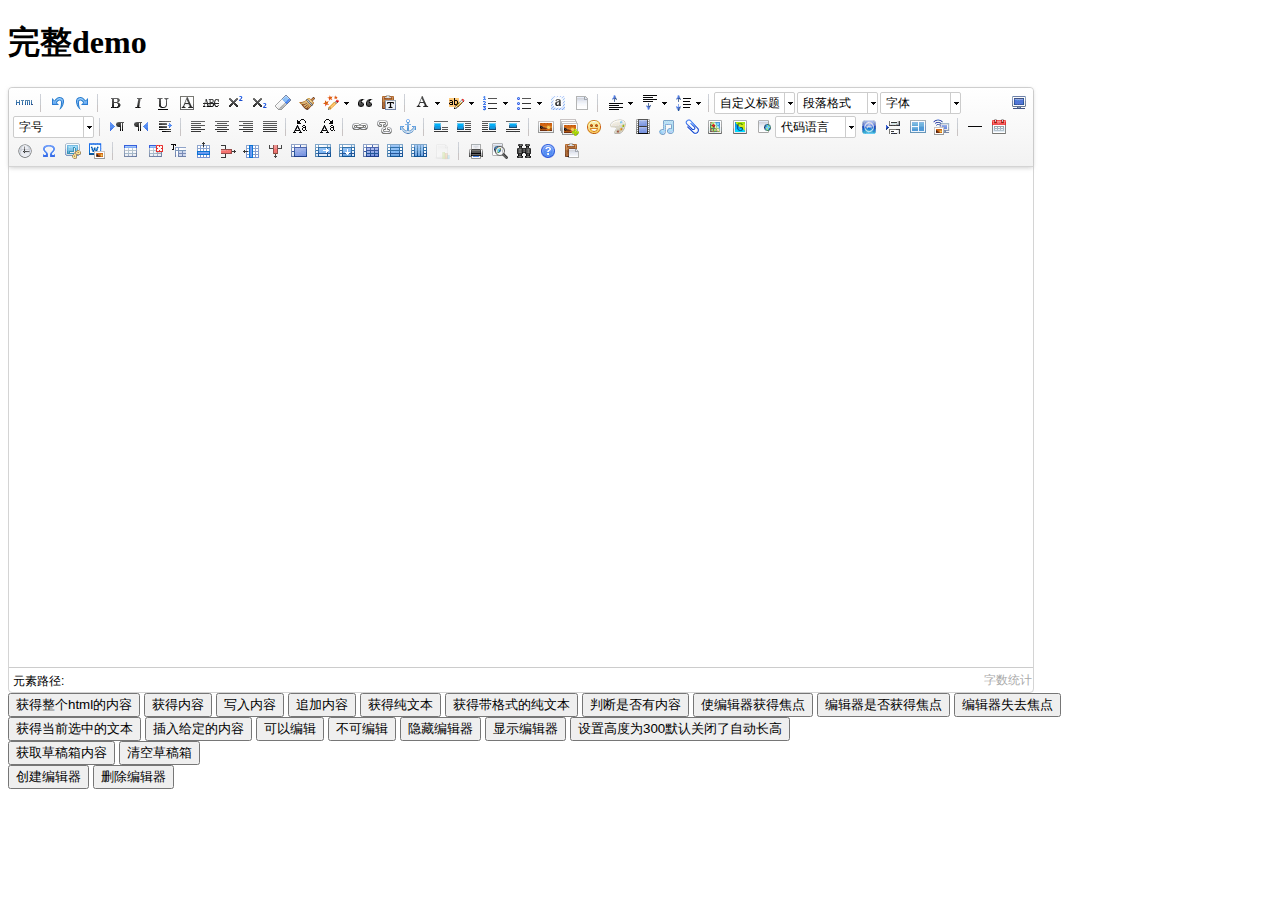
<file: src/main/resources/static/assert/lib/ueditor/index.html>
<!DOCTYPE HTML PUBLIC "-//W3C//DTD HTML 4.01 Transitional//EN"
        "http://www.w3.org/TR/html4/loose.dtd">
<html>
<head>
    <title>完整demo</title>
    <meta http-equiv="Content-Type" content="text/html;charset=utf-8"/>
    <script type="text/javascript" charset="utf-8" src="ueditor.config.js"></script>
    <script type="text/javascript" charset="utf-8" src="ueditor.all.min.js"> </script>
    <!--建议手动加在语言，避免在ie下有时因为加载语言失败导致编辑器加载失败-->
    <!--这里加载的语言文件会覆盖你在配置项目里添加的语言类型，比如你在配置项目里配置的是英文，这里加载的中文，那最后就是中文-->
    <script type="text/javascript" charset="utf-8" src="lang/zh-cn/zh-cn.js"></script>

    <style type="text/css">
        div{
            width:100%;
        }
    </style>
</head>
<body>
<div>
    <h1>完整demo</h1>
    <script id="editor" type="text/plain" style="width:1024px;height:500px;"></script>
</div>
<div id="btns">
    <div>
        <button onclick="getAllHtml()">获得整个html的内容</button>
        <button onclick="getContent()">获得内容</button>
        <button onclick="setContent()">写入内容</button>
        <button onclick="setContent(true)">追加内容</button>
        <button onclick="getContentTxt()">获得纯文本</button>
        <button onclick="getPlainTxt()">获得带格式的纯文本</button>
        <button onclick="hasContent()">判断是否有内容</button>
        <button onclick="setFocus()">使编辑器获得焦点</button>
        <button onmousedown="isFocus(event)">编辑器是否获得焦点</button>
        <button onmousedown="setblur(event)" >编辑器失去焦点</button>

    </div>
    <div>
        <button onclick="getText()">获得当前选中的文本</button>
        <button onclick="insertHtml()">插入给定的内容</button>
        <button id="enable" onclick="setEnabled()">可以编辑</button>
        <button onclick="setDisabled()">不可编辑</button>
        <button onclick=" UE.getEditor('editor').setHide()">隐藏编辑器</button>
        <button onclick=" UE.getEditor('editor').setShow()">显示编辑器</button>
        <button onclick=" UE.getEditor('editor').setHeight(300)">设置高度为300默认关闭了自动长高</button>
    </div>

    <div>
        <button onclick="getLocalData()" >获取草稿箱内容</button>
        <button onclick="clearLocalData()" >清空草稿箱</button>
    </div>

</div>
<div>
    <button onclick="createEditor()">
    创建编辑器</button>
    <button onclick="deleteEditor()">
    删除编辑器</button>
</div>

<script type="text/javascript">

    //实例化编辑器
    //建议使用工厂方法getEditor创建和引用编辑器实例，如果在某个闭包下引用该编辑器，直接调用UE.getEditor('editor')就能拿到相关的实例
    var ue = UE.getEditor('editor');


    function isFocus(e){
        alert(UE.getEditor('editor').isFocus());
        UE.dom.domUtils.preventDefault(e)
    }
    function setblur(e){
        UE.getEditor('editor').blur();
        UE.dom.domUtils.preventDefault(e)
    }
    function insertHtml() {
        var value = prompt('插入html代码', '');
        UE.getEditor('editor').execCommand('insertHtml', value)
    }
    function createEditor() {
        enableBtn();
        UE.getEditor('editor');
    }
    function getAllHtml() {
        alert(UE.getEditor('editor').getAllHtml())
    }
    function getContent() {
        var arr = [];
        arr.push("使用editor.getContent()方法可以获得编辑器的内容");
        arr.push("内容为：");
        arr.push(UE.getEditor('editor').getContent());
        alert(arr.join("\n"));
    }
    function getPlainTxt() {
        var arr = [];
        arr.push("使用editor.getPlainTxt()方法可以获得编辑器的带格式的纯文本内容");
        arr.push("内容为：");
        arr.push(UE.getEditor('editor').getPlainTxt());
        alert(arr.join('\n'))
    }
    function setContent(isAppendTo) {
        var arr = [];
        arr.push("使用editor.setContent('欢迎使用ueditor')方法可以设置编辑器的内容");
        UE.getEditor('editor').setContent('欢迎使用ueditor', isAppendTo);
        alert(arr.join("\n"));
    }
    function setDisabled() {
        UE.getEditor('editor').setDisabled('fullscreen');
        disableBtn("enable");
    }

    function setEnabled() {
        UE.getEditor('editor').setEnabled();
        enableBtn();
    }

    function getText() {
        //当你点击按钮时编辑区域已经失去了焦点，如果直接用getText将不会得到内容，所以要在选回来，然后取得内容
        var range = UE.getEditor('editor').selection.getRange();
        range.select();
        var txt = UE.getEditor('editor').selection.getText();
        alert(txt)
    }

    function getContentTxt() {
        var arr = [];
        arr.push("使用editor.getContentTxt()方法可以获得编辑器的纯文本内容");
        arr.push("编辑器的纯文本内容为：");
        arr.push(UE.getEditor('editor').getContentTxt());
        alert(arr.join("\n"));
    }
    function hasContent() {
        var arr = [];
        arr.push("使用editor.hasContents()方法判断编辑器里是否有内容");
        arr.push("判断结果为：");
        arr.push(UE.getEditor('editor').hasContents());
        alert(arr.join("\n"));
    }
    function setFocus() {
        UE.getEditor('editor').focus();
    }
    function deleteEditor() {
        disableBtn();
        UE.getEditor('editor').destroy();
    }
    function disableBtn(str) {
        var div = document.getElementById('btns');
        var btns = UE.dom.domUtils.getElementsByTagName(div, "button");
        for (var i = 0, btn; btn = btns[i++];) {
            if (btn.id == str) {
                UE.dom.domUtils.removeAttributes(btn, ["disabled"]);
            } else {
                btn.setAttribute("disabled", "true");
            }
        }
    }
    function enableBtn() {
        var div = document.getElementById('btns');
        var btns = UE.dom.domUtils.getElementsByTagName(div, "button");
        for (var i = 0, btn; btn = btns[i++];) {
            UE.dom.domUtils.removeAttributes(btn, ["disabled"]);
        }
    }

    function getLocalData () {
        alert(UE.getEditor('editor').execCommand( "getlocaldata" ));
    }

    function clearLocalData () {
        UE.getEditor('editor').execCommand( "clearlocaldata" );
        alert("已清空草稿箱")
    }
</script>
</body>
</html>
</file>
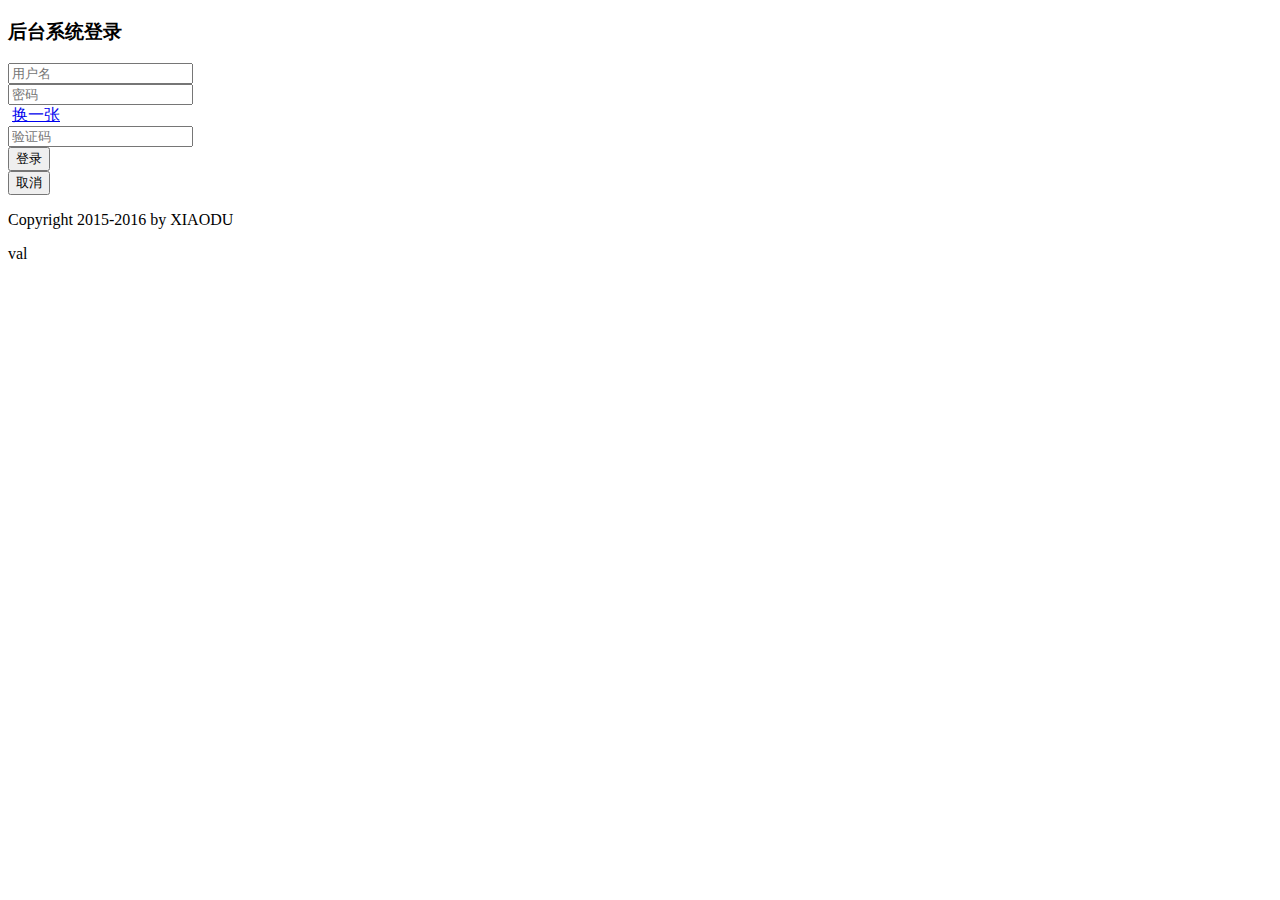
<file: src/main/resources/templates/login.html>
<!DOCTYPE html>
<html xmlns:th="http://www.thymeleaf.org">
<head>
    <meta charset="UTF-8" >
    <meta name="viewport" content="width=device-width,initial-scale=1,minimum-scale=1,maximum-scale=1,user-scalable=no">
    <title>后台登录</title>
    <link rel="stylesheet"  type="text/css" th:href="@{/assert/layui/css/layui.css}" />
    <link rel="stylesheet"  type="text/css" th:href="@{/assert/css/login.css}" />
</head>

<body>
<div class="m-login-bg">
    <div class="m-login">
        <h3>后台系统登录</h3>
        <div class="m-login-warp">
            <form class="layui-form">
                <div class="layui-form-item">
                    <input type="text" name="title" required lay-verify="required" id="username" placeholder="用户名" autocomplete="off" class="layui-input">
                </div>
                <div class="layui-form-item">
                    <input type="password" name="password" required lay-verify="required" id="password" placeholder="密码" autocomplete="off" class="layui-input">
                </div>
                <div class="layui-form-item">

                    <div class="layui-inline">
                        <img class="verifyImg"  th:src="@{/captcha/getImg}"  id="captchaImg"/>
                        <a href="#" th:onclick="changeImg()">换一张</a>
                    </div>
                    <div class="layui-inline">
                        <input type="text" name="verity" id="verity" required lay-verify="required" placeholder="验证码" autocomplete="off" class="layui-input">
                    </div>

                </div>
                <div class="layui-form-item m-login-btn">
                    <div class="layui-inline">
                        <button class="layui-btn layui-btn-normal" lay-submit lay-filter="login">登录</button>
                    </div>
                    <div class="layui-inline">
                        <button type="reset" class="layui-btn layui-btn-primary">取消</button>
                    </div>
                </div>
            </form>
        </div>
        <p class="copyright">Copyright 2015-2016 by XIAODU</p>
    </div>
</div>
<script th:src="@{/assert/layui/layui.js}" type="text/javascript" charset="utf-8"></script>
<script>
    layui.use(['form', 'layedit', 'laydate','jquery'], function() {
        var form = layui.form;
            layer = layui.layer;
            $=layui.jquery;
        //自定义验证规则
        form.verify({
            title: function(value) {
                if(value.length < 5) {
                    return '标题至少得5个字符啊';
                }
            },
            password: [/(.+){6,12}$/, '密码必须6到12位'],
            verity: [/(.+){6}$/, '验证码必须是6位'],

        });


        //监听提交
        form.on('submit(login)', function(data) {
            var username=$("#username").val();
            var pwd=$("#password").val();
            var verity=$("#verity").val();
            if(username.length==0){
                layer.alert("请输入用户名");
            }else if(pwd.length==0){
                layer.alert("请输入密码");
            }else if(verity.length==0){
                layer.alert("请输入验证码");
            }else{

                $.ajax({
                    type : "post",
                    url : 'login',       //这里的url不需要在最后加上&innerSignCallBack=?
                    dataType : "json",
                    contentType: "application/x-www-form-urlencoded; charset=UTF-8",
                    data: {
                        "username":username,
                        "password":pwd,
                        "verity":verity
                    },
                    async: false,
                    cache: false,
                    success:function(data) {
                        if(data.code== 0){
                            window.location.href="index";

                        }else{
                            layer.alert(data.msg);
                        }
                    },
                    error:function(data){
                        layer.alert(data.msg);
                    }
                });


            }
            return false;
        });

    });
</script>
<script>
    function  changeImg() {
        var imgSrc = $("#captchaImg");
        var src = imgSrc.attr("src");
        imgSrc.attr("src", src+"?t="+new Date().getTime());
        ///验证码内容置空
        $("#verity").val("");
    }
</script>val
</body>

</html>
</file>
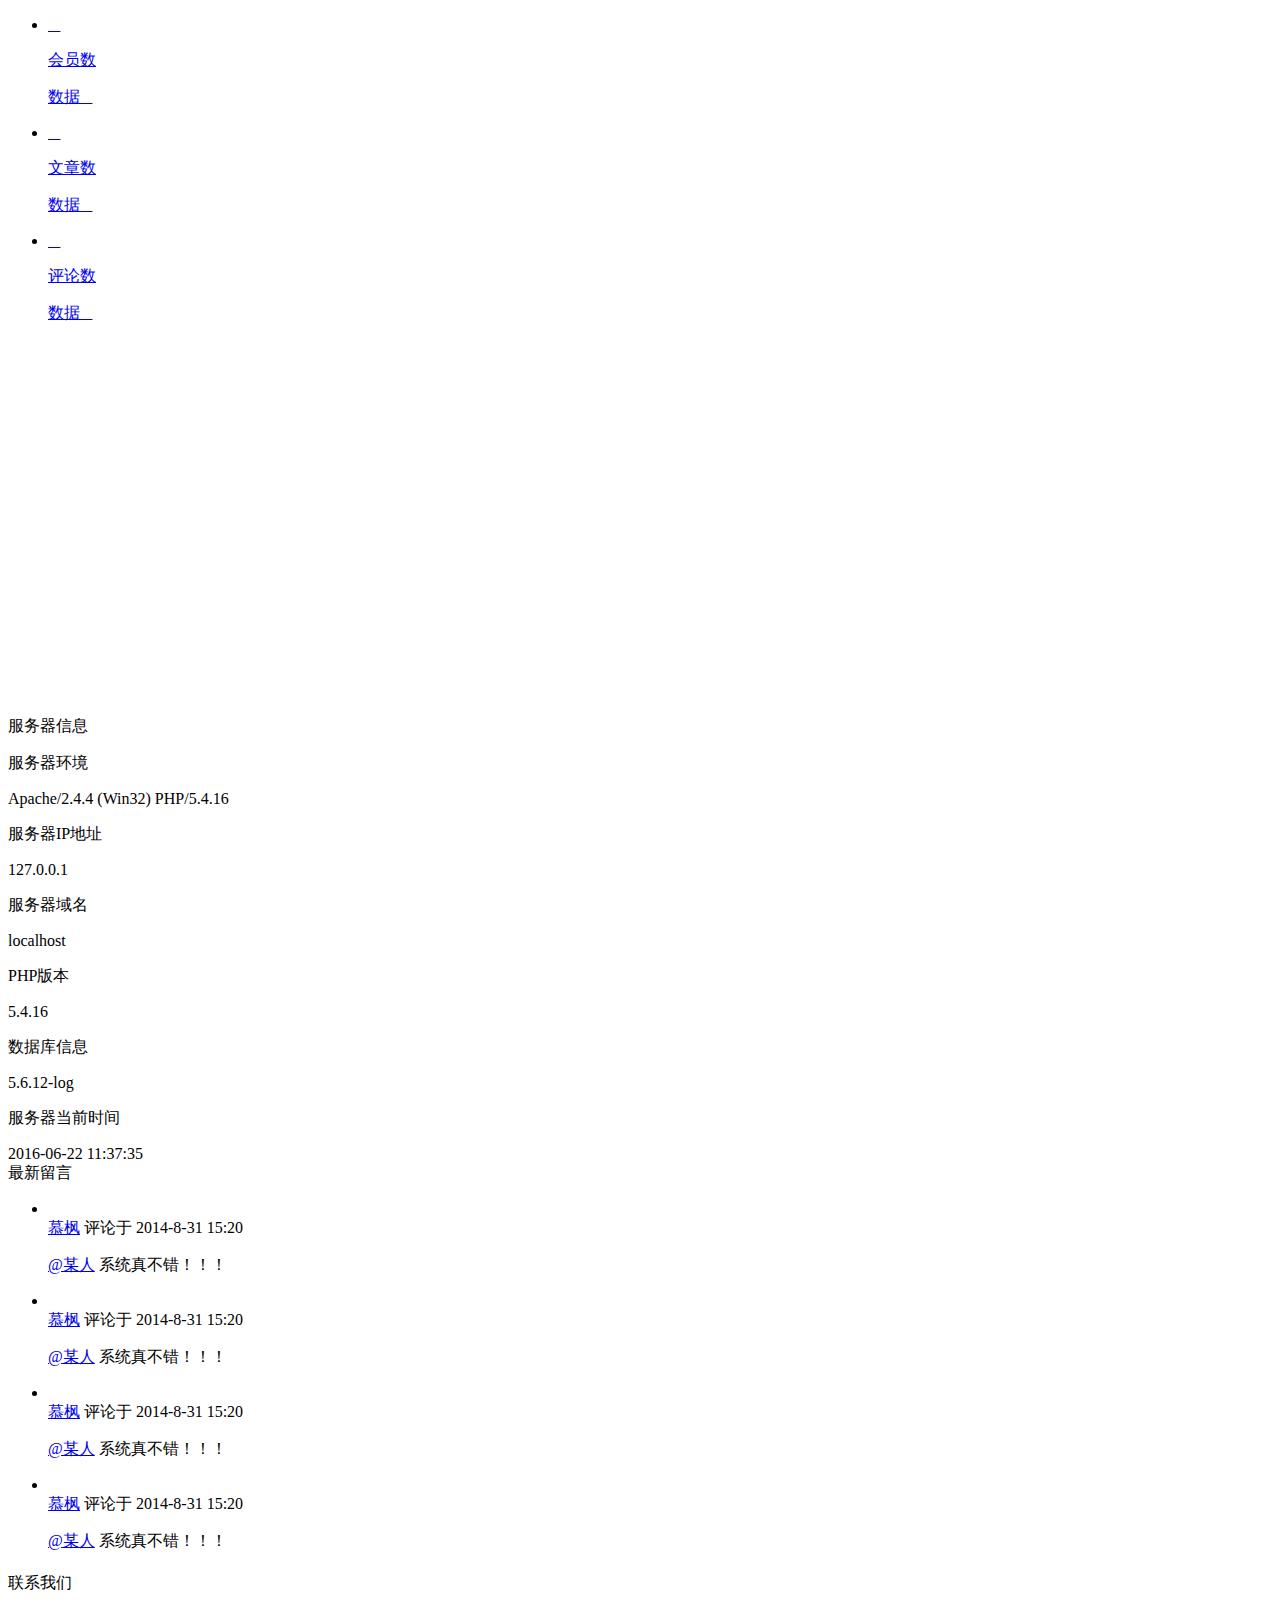
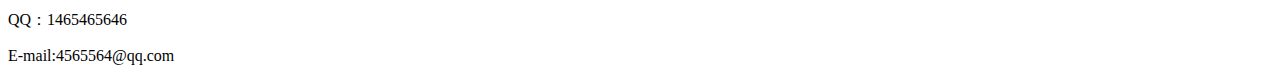
<file: src/main/resources/templates/main.html>
<!DOCTYPE html>
<html xmlns:th="http://www.thymeleaf.org">
<head>
    <meta charset="UTF-8">
    <meta name="renderer" content="webkit">
    <meta http-equiv="X-UA-Compatible" content="IE=edge,chrome=1">
    <meta name="viewport" content="width=device-width,initial-scale=1,minimum-scale=1,maximum-scale=1,user-scalable=no" />
    <title>后台管理系统</title>
    <link rel="stylesheet" type="text/css" th:href="@{/assert/layui/css/layui.css}"/>
    <link rel="stylesheet" type="text/css" th:href="@{/assert/css/admin.css}"/>
</head>
<body>
<div class="wrap-container welcome-container">
    <div class="row">
        <div class="welcome-left-container col-lg-9">
            <div class="data-show">
                <ul class="clearfix">
                    <li class="col-sm-12 col-md-4 col-xs-12">
                        <a href="javascript:;" class="clearfix">
                            <div class="icon-bg bg-org f-l">
                                <span class="iconfont">&#xe606;</span>
                            </div>
                            <div class="right-text-con">
                                <p class="name">会员数</p>
                                <p><span class="color-org" id="vipCount"></span>数据<span class="iconfont">&#xe628;</span></p>
                            </div>
                        </a>
                    </li>
                    <li class="col-sm-12 col-md-4 col-xs-12">
                        <a href="javascript:;" class="clearfix">
                            <div class="icon-bg bg-blue f-l">
                                <span class="iconfont">&#xe602;</span>
                            </div>
                            <div class="right-text-con">
                                <p class="name">文章数</p>
                                <p><span class="color-blue" id="articleCount"></span>数据<span class="iconfont">&#xe628;</span></p>
                            </div>
                        </a>
                    </li>
                    <li class="col-sm-12 col-md-4 col-xs-12">
                        <a href="javascript:;" class="clearfix">
                            <div class="icon-bg bg-green f-l">
                                <span class="iconfont">&#xe605;</span>
                            </div>
                            <div class="right-text-con">
                                <p class="name">评论数</p>
                                <p><span class="color-green" id="commentCount"></span>数据<span class="iconfont">&#xe60f;</span></p>
                            </div>
                        </a>
                    </li>
                </ul>
            </div>
            <!--图表-->
            <div class="chart-panel panel panel-default">
                <div class="panel-body" id="chart" style="height: 376px;">
                </div>
            </div>
            <!--服务器信息-->
            <div class="server-panel panel panel-default">
                <div class="panel-header">服务器信息</div>
                <div class="panel-body clearfix">
                    <div class="col-md-2">
                        <p class="title">服务器环境</p>
                        <span class="info">Apache/2.4.4 (Win32) PHP/5.4.16</span>
                    </div>
                    <div class="col-md-2">
                        <p class="title">服务器IP地址</p>
                        <span class="info">127.0.0.1   </span>
                    </div>
                    <div class="col-md-2">
                        <p class="title">服务器域名</p>
                        <span class="info">localhost </span>
                    </div>
                    <div class="col-md-2">
                        <p class="title"> PHP版本</p>
                        <span class="info">5.4.16</span>
                    </div>
                    <div class="col-md-2">
                        <p class="title">数据库信息</p>
                        <span class="info">5.6.12-log </span>
                    </div>
                    <div class="col-md-2">
                        <p class="title">服务器当前时间</p>
                        <span class="info">2016-06-22 11:37:35</span>
                    </div>
                </div>
            </div>
        </div>
        <div class="welcome-edge col-lg-3">
            <!--最新留言-->
            <div class="panel panel-default comment-panel">
                <div class="panel-header">最新留言</div>
                <div class="panel-body">
                    <div class="commentbox">
                        <ul class="commentList">
                            <li class="item cl"> <a href="#"><i class="avatar size-L radius"><img alt="" th:src="@{/assert/layui/images/face/3.gif}"></i></a>
                                <div class="comment-main">
                                    <header class="comment-header">
                                        <div class="comment-meta"><a class="comment-author" href="#">慕枫</a> 评论于
                                            <time title="2014年8月31日 下午3:20" datetime="2014-08-31T03:54:20">2014-8-31 15:20</time>
                                        </div>
                                    </header>
                                    <div class="comment-body">
                                        <p><a href="#">@某人</a> 系统真不错！！！</p>
                                    </div>
                                </div>
                            </li>
                            <li class="item cl"> <a href="#"><i class="avatar size-L radius"><img alt="" th:src="@{/assert/layui/images/face/0.gif}"></i></a>
                                <div class="comment-main">
                                    <header class="comment-header">
                                        <div class="comment-meta"><a class="comment-author" href="#">慕枫</a> 评论于
                                            <time title="2014年8月31日 下午3:20" datetime="2014-08-31T03:54:20">2014-8-31 15:20</time>
                                        </div>
                                    </header>
                                    <div class="comment-body">
                                        <p><a href="#">@某人</a> 系统真不错！！！</p>
                                    </div>
                                </div>
                            </li>
                            <li class="item cl"> <a href="#"><i class="avatar size-L radius"><img alt="" th:src="@{/assert/layui/images/face/1.gif}"></i></a>
                                <div class="comment-main">
                                    <header class="comment-header">
                                        <div class="comment-meta"><a class="comment-author" href="#">慕枫</a> 评论于
                                            <time title="2014年8月31日 下午3:20" datetime="2014-08-31T03:54:20">2014-8-31 15:20</time>
                                        </div>
                                    </header>
                                    <div class="comment-body">
                                        <p><a href="#">@某人</a> 系统真不错！！！</p>
                                    </div>
                                </div>
                            </li>
                            <li class="item cl"> <a href="#"><i class="avatar size-L radius"><img alt="" th:src="@{/assert/layui/images/face/2.gif}"></i></a>
                                <div class="comment-main">
                                    <header class="comment-header">
                                        <div class="comment-meta"><a class="comment-author" href="#">慕枫</a> 评论于
                                            <time title="2014年8月31日 下午3:20" datetime="2014-08-31T03:54:20">2014-8-31 15:20</time>
                                        </div>
                                    </header>
                                    <div class="comment-body">
                                        <p><a href="#">@某人</a> 系统真不错！！！</p>
                                    </div>
                                </div>
                            </li>
                        </ul>
                    </div>
                    <div id="pagesbox" style="text-align: center;padding-top: 5px;">

                    </div>
                </div>
            </div>
            <!--联系-->
            <div class="panel panel-default contact-panel">
                <div class="panel-header">联系我们</div>
                <div class="panel-body">
                    <p>QQ：1465465646</p>
                    <p>E-mail:4565564@qq.com</p>
                </div>
            </div>
        </div>
    </div>
</div>
<script th:src="@{assert/layui/layui.js}" type="text/javascript" charset="utf-8"></script>
<script th:src="@{/assert/lib/echarts/echarts.js}"></script>
<script type="text/javascript">
    layui.use(['layer','jquery'], function(){
        var layer 	= layui.layer;
        var $=layui.jquery;
        //图表
        var myChart;
        require.config({
            paths: {
                echarts: 'assert/lib/echarts'
            }
        });
        require(
            [
                'echarts',
                'echarts/chart/bar',
                'echarts/chart/line',
                'echarts/chart/map'
            ],
            function (ec) {
                //--- 折柱 ---
                myChart = ec.init(document.getElementById('chart'));
                myChart.setOption(
                    {
                        title: {
                            text: "数据统计",
                            textStyle: {
                                color: "rgb(85, 85, 85)",
                                fontSize: 18,
                                fontStyle: "normal",
                                fontWeight: "normal"
                            }
                        },
                        tooltip: {
                            trigger: "axis"
                        },
                        legend: {
                            data: ["会员", "文章", "评论"],
                            selectedMode: false,
                        },
                        toolbox: {
                            show: true,
                            feature: {
                                dataView: {
                                    show: false,
                                    readOnly: true
                                },
                                magicType: {
                                    show: false,
                                    type: ["line", "bar", "stack", "tiled"]
                                },
                                restore: {
                                    show: true
                                },
                                saveAsImage: {
                                    show: true
                                },
                                mark: {
                                    show: false
                                }
                            }
                        },
                        calculable: false,
                        xAxis: [
                            {
                                type: "category",
                                boundaryGap: false,
                                data: ["周一", "周二", "周三", "周四", "周五", "周六", "周日"]
                            }
                        ],
                        yAxis: [
                            {
                                type: "value"
                            }
                        ],
                        grid: {
                            x2: 30,
                            x: 50
                        },
                        series: [
                            {
                                name: "会员",
                                type: "line",
                                smooth: true,
                                itemStyle: {
                                    normal: {
                                        areaStyle: {
                                            type: "default"
                                        }
                                    }
                                },
                                data: [10, 12, 21, 54, 260, 830, 710]
                            },
                            {
                                name: "文章",
                                type: "line",
                                smooth: true,
                                itemStyle: {
                                    normal: {
                                        areaStyle: {
                                            type: "default"
                                        }
                                    }
                                },
                                data: [30, 182, 434, 791, 390, 30, 10]
                            },
                            {
                                name: "评论",
                                type: "line",
                                smooth: true,
                                itemStyle: {
                                    normal: {
                                        areaStyle: {
                                            type: "default"
                                        },
                                        color: "rgb(110, 211, 199)"
                                    }
                                },
                                data: [1320, 1132, 601, 234, 120, 90, 20]
                            }
                        ]
                    }
                );
            }
        );

        <!--导航页数据从后台获取-->
        $(function () {
            $.ajax({
                type : "post",
                url : 'getIndexPageData',
                dataType : "json",
                contentType: "application/x-www-form-urlencoded; charset=UTF-8",
                data: {
                },
                async:true,
                cache: false,
                success:function(data) {
                    if(data.code == 0){
                        var res=data.data;
                        $("#vipCount").html(res.vipCount);
                        $("#articleCount").html(res.articleCount);
                        $("#commentCount").html(res.commentCount);
                    }else{
                        alert(data.msg);
                    }
                },
                error:function(data){
                    alert(data)
                }
            });
        })

        $(window).resize(function(){
            myChart.resize();
        })


    });
</script>

</body>
</html>
</file>
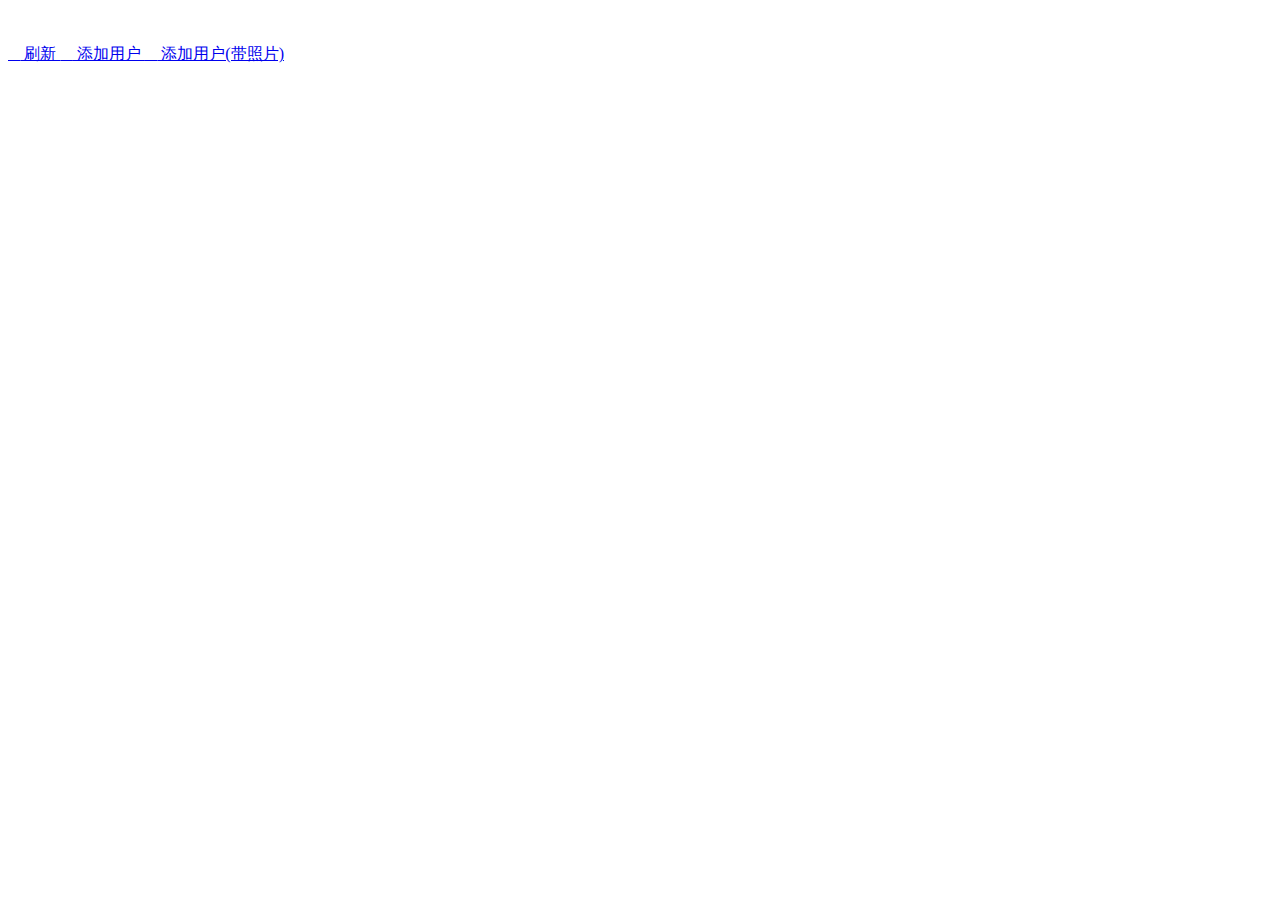
<file: src/main/resources/templates/user/user.html>
<!DOCTYPE html>
<html xmlns:th="http://www.thymeleaf.org">
<head>
    <meta charset="UTF-8">
    <meta name="renderer" content="webkit">
    <meta http-equiv="X-UA-Compatible" content="IE=edge,chrome=1">
    <meta name="viewport" content="width=device-width,initial-scale=1,minimum-scale=1,maximum-scale=1,user-scalable=no" />
    <title>用户管理</title>
    <link rel="stylesheet" type="text/css" th:href="@{/assert/layui/css/layui.css}"/>
    <link rel="stylesheet" type="text/css" th:href="@{/assert/css/admin.css}"/>

</head>
<body>
<br/>
&nbsp;&nbsp;&nbsp;&nbsp;
<div class="layui-input-inline">
    <a href="javascript:;" class="layui-btn layui-btn-sm" id="refresh">
        <i class="layui-icon">&#xe669;</i> 刷新
    </a>

    <a href="javascript:;" class="layui-btn layui-btn-sm" id="addUser">
        <i class="layui-icon">&#xe61f;</i> 添加用户
    </a>

    <a href="javascript:;" class="layui-btn layui-btn-sm" id="addUserImg">
        <i class="layui-icon">&#xe654;</i> 添加用户(带照片)
    </a>

    <!--
    <a href="javascript:;" class="layui-btn layui-btn-sm" id="addVipBatch">
        <i class="layui-icon">&#xe681;</i> 批量导入
    </a>-->


</div>
<table id="userList" lay-filter="userList"></table>
<script th:src="@{/assert/layui/layui.js}" type="text/javascript" charset="utf-8"></script>
<script th:src="@{/assert/js/common.js}" type="text/javascript" charset="utf-8"></script>
<script th:src="@{/assert/js/jquery-1.10.2.min.js}" type="text/javascript" charset="utf-8"></script>
<script>
    layui
        .use(['form', 'jquery', 'layer','table'], function() {
            var $ = layui.jquery;
            var table=layui.table;
            var form=layui.form;
            table.render({
                elem: '#userList',
                url : 'queryUserList',
                cellMinWidth :95,
                toolbar:true,
                totalRow:true,
                page : true,
                limit : 10,
                cols : [
                    [
                        {"type": 'radio'},
                        {field: 'userId', title: 'ID',  align: "center", hide: true},
                        {field: 'image', title: '照片', align: 'center',hide:true},
                        {field: 'username', title: '账号',align: "center", sort: true},
                        {field: 'password', title: '密码', align: 'center', sort: true,templet:setPwd},
                        {field: 'name', title: '别名', align: 'center', sort: true},
                        {field: 'createTime', title: '创建时间', align: 'center', sort: true},
                        {field: 'right', title: '操作',  toolbar: "#userBar"}
                ]
                ]
            });

            $("#refresh").on('click',function(){
                location.reload();

            });

            function setPwd(data) {
                var val = data.password;
                return "<font color='green' size=2>"+val.substr(0,6)+"******"+val.substr(30)+"</font>";
            }


            //监听按钮操作
            table.on('tool(userList)', function(obj) {
                var data = obj.data;
                var userId=data.userId;
                //编辑用户
                if(obj.event === 'editUser') {
                    //先判断权限
                    $.post('preUpdateUser',function(res){
                        var status=res.code;
                        if(status == 0){
                            var con = '<br/><form class="layui-form" action="" method="post" >' +
                                '<div class="layui-form-item">' +
                                '<label class="layui-form-label">账号</label>' +
                                '<div class="layui-input-inline">' +
                                '<input type="text" name="username"   readonly="true" autocomplete="off"  class="layui-input" value='+data.username+'>' +
                                '</div>' +
                                '</div>' +

                                '<div class="layui-form-item">' +
                                '<label class="layui-form-label">别名</label>' +
                                '<div class="layui-input-inline">' +
                                '<input type="text" name="name"   autocomplete="off"  class="layui-input" value='+data.name+'>' +
                                '<input type="hidden" name="userId"    autocomplete="off"  class="layui-input" value='+userId+'>' +
                                '</div>' +
                                '</div>' +

                                '<div class="layui-form-item">' +
                                '<div class="layui-input-block">' +
                                '<button class="layui-btn" lay-submit="" lay-filter="editUser">确定</button>' +
                                '</div>' +
                                '</div>' +
                                '</form>';
                            layer.open({
                                type: 1,
                                title: '编辑用户',
                                content: con,
                                area: ['480px', '250px']
                            });

                        }else{
                            layer.msg(res.msg, {icon: 5});
                        }

                    })
                }
                //删除用户
                if(obj.event == 'delUser'){
                    //layer.msg("删除用户信息");
                    //权限判断是否满足
                    $.post('preDelUser',data.field,function(res){
                        var status=res.code;
                        if(status == 0){
                            layer.confirm('您确定要删除账号 '+data.username+'吗？', {
                                btn: ['确定','取消'] //按钮
                            }, function(){

                                $.post('delUser',{userId:userId},function(res){
                                    var status=res.code;
                                    if(status == 0){
                                        layer.msg(res.msg, {icon: 6,time:1000},function () {
                                            location.reload();
                                        });
                                    }else{
                                        layer.msg(res.msg, {icon: 5});
                                    }

                                })
                            });
                        }else{
                            layer.msg(res.msg, {icon: 5});
                        }

                    })

                }
                //用户详情
                if(obj.event == 'detail'){
                    var username=data.username;
                    var name=data.name;
                    var image=data.image;
                    var htm="<a href='"+ image +"' target='_Blank'> <image src='" + image + "' width='120px' height='120px'/ ></a>";

                    var con = '<br/><form class="layui-form" action="" method="post">' +
                        '<div class="layui-form-item">'+
                        '<div class="layui-inline">'+
                        '<label class="layui-form-label">账号</label>'+
                        '<div class="layui-input-inline">'+
                        '<input type="text" lay-verify="title" autocomplete="off"  class="layui-input" readonly="true" value='+username+'>'+
                        '</div>'+
                        '</div>'+

                        '<div class="layui-inline">'+
                        '<label class="layui-form-label">别名</label>'+
                        '<div class="layui-input-inline">'+
                        '<input type="text"  lay-verify="title" autocomplete="off"  class="layui-input" readonly="true" value='+name+'>'+
                        '</div>'+
                        '</div>'+

                        '</div>'+


                        '<div class="layui-form-item layui-form-text">'+
                        '<label class="layui-form-label">照片</label>'+
                        ' <div class="layui-input-block">'+htm+'</div>'+
                        '</div>'+

                        '</form>';

                    layer.open({
                        type: 1,
                        title: '用户详情',
                        content: con,
                        area: ['750px', '320px']
                    });

                }
            });
            //编辑用户提交
            form.on('submit(editUser)', function(data){
                $.post('updateUser',data.field,function(res){
                    var status=res.code;
                    if(status == 0){
                        layer.msg(res.msg, {icon: 6,time:1000},function () {
                            location.reload();
                        });
                    }else{
                        layer.msg(res.msg, {icon: 5});
                    }

                })
                return false;
            });


            //添加用户
            $("#addUser").on('click',function(){
                //layer.msg("添加用户信息");
                //权限判断
                $.post('preAddUser',function(res){
                    var status=res.code;
                    if(status == 0){
                        var con = '<br/><form class="layui-form" action="" method="post" >' +
                            '<div class="layui-form-item">' +
                            '<label class="layui-form-label">账号</label>' +
                            '<div class="layui-input-inline">' +
                            '<input type="text" name="username"  placeholder="请输入账号" lay-verify="account" autocomplete="off"  class="layui-input" >' +
                            '</div>' +
                            '</div>' +

                            '<div class="layui-form-item">' +
                            '<label class="layui-form-label">密码</label>' +
                            '<div class="layui-input-inline">' +
                            '<input type="password" name="password"  placeholder="请输入密码"  lay-verify="pwd" autocomplete="off"  class="layui-input" >' +
                            '</div>' +
                            '</div>' +

                            '<div class="layui-form-item">' +
                            '<label class="layui-form-label">别名</label>' +
                            '<div class="layui-input-inline">' +
                            '<input type="text" name="name"   placeholder="请输入别名" autocomplete="off"  class="layui-input" >' +
                            '</div>' +
                            '</div>' +

                            '<div class="layui-form-item">' +
                            '<div class="layui-input-block">' +
                            '<button class="layui-btn" lay-submit="" lay-filter="addUser">确定</button>' +
                            '</div>' +
                            '</div>' +
                            '</form>';
                        layer.open({
                            type: 1,
                            title: '添加用户',
                            content: con,
                            area: ['480px', '300px']
                        });

                    }else{
                        layer.msg(res.msg, {icon: 5});
                    }

                })

            });


            //添加用户提交
            form.on('submit(addUser)', function(data){
                $.post('addUser',data.field,function(res){
                    var status=res.code;
                    if(status == 0){
                        layer.msg(res.msg, {icon: 6,time:1000},function () {
                            location.reload();
                        });
                    }else{
                        layer.msg(res.msg, {icon: 5});
                    }

                })
                return false;
            });

            //添加用户带照片
            $("#addUserImg").on('click',function(){
                //layer.alert("添加用户(附带照片)")
                //location.href="addUserView";

                $.post('preAddUserView',function(res){
                    var status=res.code;
                    if(status == 0){
                        //layer.msg(res.msg, {icon: 6,time:1000},function () {
                           // location.reload();
                        //});
                        location.href="addUserView";
                    }else{
                        layer.msg(res.msg, {icon: 5});
                    }

                })
            });


            //提交参数格式校验
            var regAccount = /^[a-zA-Z0-9_]{3,8}$/;
            form.verify({
                mac: function(value) {
                    if(value.length != 12) {
                        return 'mac格式有误';
                    }
                },
                pwd:function (value) {
                    if(value.length < 6){
                        return '密码长度不能小于6';
                    }
                },
                account:function (value) {
                   if(!regAccount.test(value)){
                       return '账号必须是英文,数字或下划线，长度在3到8';
                   }
                }
            });


        });

</script>

<script type="text/html" id="userBar">

    <a class="layui-btn layui-btn-xs" lay-event="editUser">
        <i class="layui-icon"> &#xe642;</i>编辑
    </a>

    <a class="layui-btn layui-btn-xs" lay-event="delUser">
        <i class="layui-icon"> &#xe640;</i>删除
    </a>

    <a class="layui-btn layui-btn-xs" lay-event="detail">
        <i class="layui-icon"> &#xe641;</i>详情
    </a>
</script>
</body>

</html>
</file>
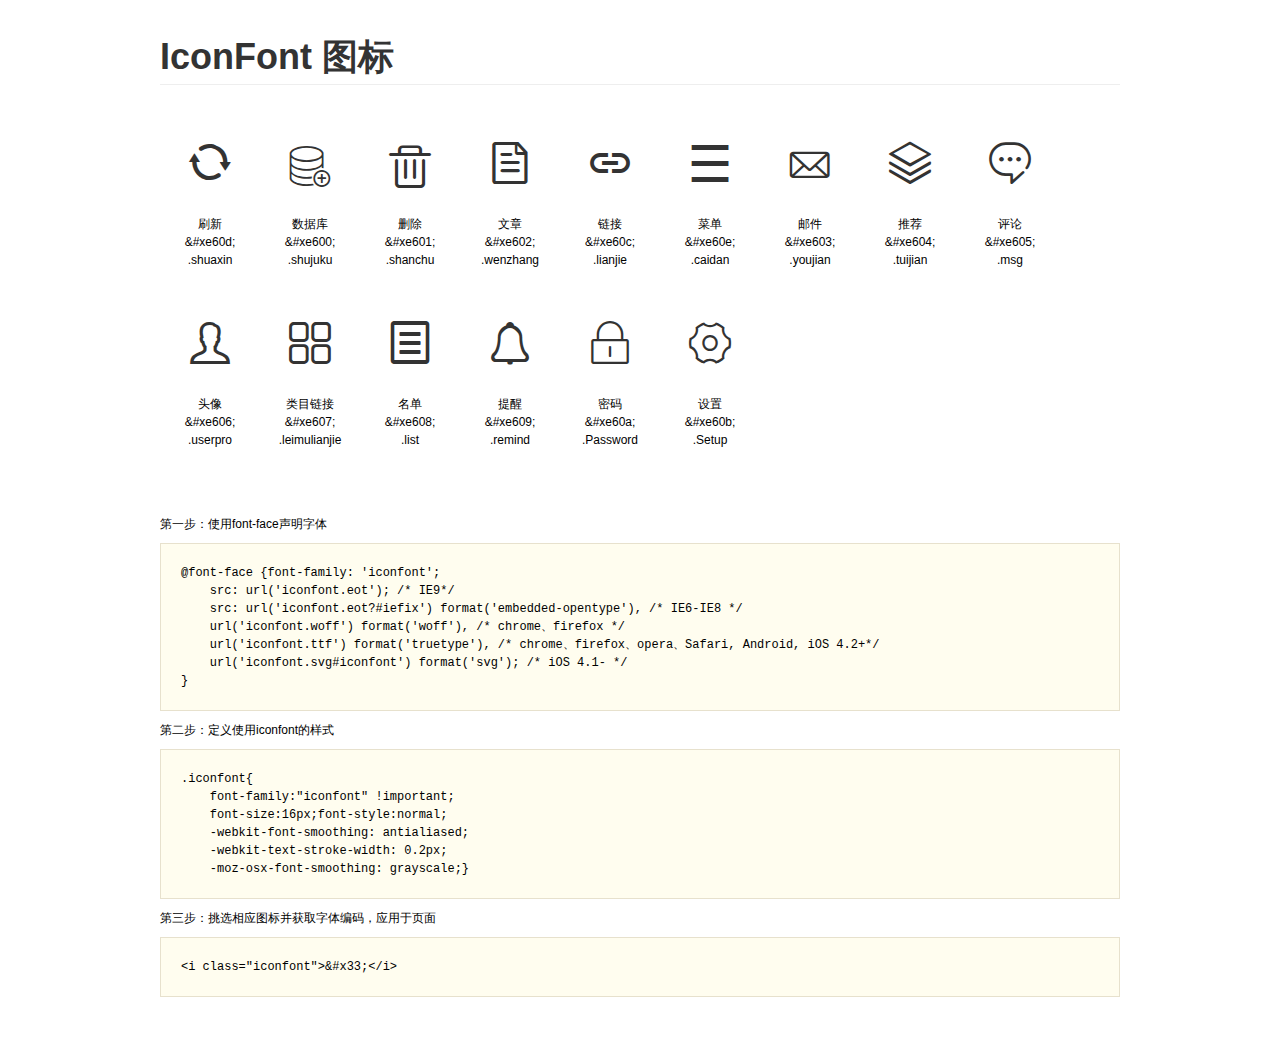
<file: src/main/resources/static/assert/fonts/demo.html>
<!DOCTYPE html>
<html>
<head>
    <meta charset="utf-8"/>
    <title>IconFont</title>
    <link rel="stylesheet" href="demo.css">
    <link rel="stylesheet" href="iconfont.css">
</head>
<body>
    <div class="main">
        <h1>IconFont 图标</h1>
        <ul class="icon_lists clear">
            
                <li>
                <i class="icon iconfont">&#xe60d;</i>
                    <div class="name">刷新</div>
                    <div class="code">&amp;#xe60d;</div>
                    <div class="fontclass">.shuaxin</div>
                </li>
            
                <li>
                <i class="icon iconfont">&#xe600;</i>
                    <div class="name">数据库</div>
                    <div class="code">&amp;#xe600;</div>
                    <div class="fontclass">.shujuku</div>
                </li>
            
                <li>
                <i class="icon iconfont">&#xe601;</i>
                    <div class="name">删除</div>
                    <div class="code">&amp;#xe601;</div>
                    <div class="fontclass">.shanchu</div>
                </li>
            
                <li>
                <i class="icon iconfont">&#xe602;</i>
                    <div class="name">文章</div>
                    <div class="code">&amp;#xe602;</div>
                    <div class="fontclass">.wenzhang</div>
                </li>
            
                <li>
                <i class="icon iconfont">&#xe60c;</i>
                    <div class="name">链接</div>
                    <div class="code">&amp;#xe60c;</div>
                    <div class="fontclass">.lianjie</div>
                </li>
            
                <li>
                <i class="icon iconfont">&#xe60e;</i>
                    <div class="name">菜单</div>
                    <div class="code">&amp;#xe60e;</div>
                    <div class="fontclass">.caidan</div>
                </li>
            
                <li>
                <i class="icon iconfont">&#xe603;</i>
                    <div class="name">邮件</div>
                    <div class="code">&amp;#xe603;</div>
                    <div class="fontclass">.youjian</div>
                </li>
            
                <li>
                <i class="icon iconfont">&#xe604;</i>
                    <div class="name">推荐</div>
                    <div class="code">&amp;#xe604;</div>
                    <div class="fontclass">.tuijian</div>
                </li>
            
                <li>
                <i class="icon iconfont">&#xe605;</i>
                    <div class="name">评论 </div>
                    <div class="code">&amp;#xe605;</div>
                    <div class="fontclass">.msg</div>
                </li>
            
                <li>
                <i class="icon iconfont">&#xe606;</i>
                    <div class="name">头像</div>
                    <div class="code">&amp;#xe606;</div>
                    <div class="fontclass">.userpro</div>
                </li>
            
                <li>
                <i class="icon iconfont">&#xe607;</i>
                    <div class="name">类目链接</div>
                    <div class="code">&amp;#xe607;</div>
                    <div class="fontclass">.leimulianjie</div>
                </li>
            
                <li>
                <i class="icon iconfont">&#xe608;</i>
                    <div class="name">名单</div>
                    <div class="code">&amp;#xe608;</div>
                    <div class="fontclass">.list</div>
                </li>
            
                <li>
                <i class="icon iconfont">&#xe609;</i>
                    <div class="name">提醒</div>
                    <div class="code">&amp;#xe609;</div>
                    <div class="fontclass">.remind</div>
                </li>
            
                <li>
                <i class="icon iconfont">&#xe60a;</i>
                    <div class="name">密码</div>
                    <div class="code">&amp;#xe60a;</div>
                    <div class="fontclass">.Password</div>
                </li>
            
                <li>
                <i class="icon iconfont">&#xe60b;</i>
                    <div class="name">设置</div>
                    <div class="code">&amp;#xe60b;</div>
                    <div class="fontclass">.Setup</div>
                </li>
            
        </ul>


        <div class="helps">
            第一步：使用font-face声明字体
            <pre>
@font-face {font-family: 'iconfont';
    src: url('iconfont.eot'); /* IE9*/
    src: url('iconfont.eot?#iefix') format('embedded-opentype'), /* IE6-IE8 */
    url('iconfont.woff') format('woff'), /* chrome、firefox */
    url('iconfont.ttf') format('truetype'), /* chrome、firefox、opera、Safari, Android, iOS 4.2+*/
    url('iconfont.svg#iconfont') format('svg'); /* iOS 4.1- */
}
</pre>
第二步：定义使用iconfont的样式
            <pre>
.iconfont{
    font-family:"iconfont" !important;
    font-size:16px;font-style:normal;
    -webkit-font-smoothing: antialiased;
    -webkit-text-stroke-width: 0.2px;
    -moz-osx-font-smoothing: grayscale;}
</pre>
第三步：挑选相应图标并获取字体编码，应用于页面
<pre>
&lt;i class="iconfont"&gt;&amp;#x33;&lt;/i&gt;
</pre>
        </div>

    </div>
</body>
</html>
</file>
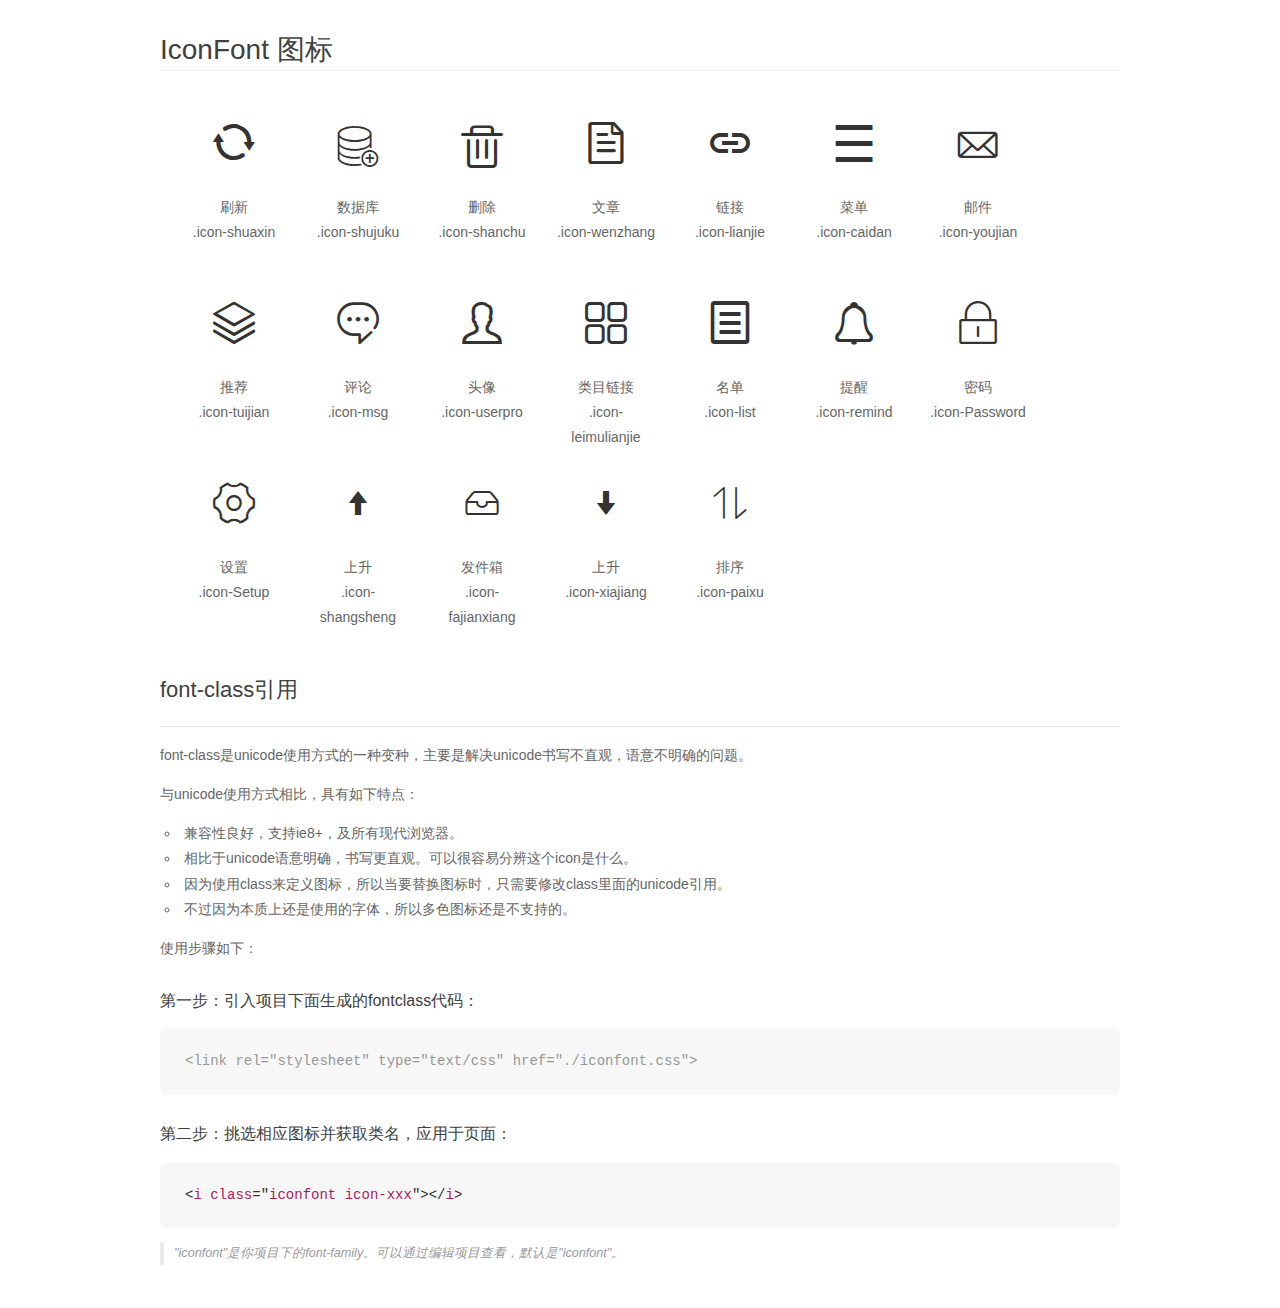
<file: src/main/resources/static/assert/fonts/demo_fontclass.html>
<!DOCTYPE html>
<html>
<head>
    <meta charset="utf-8"/>
    <title>IconFont</title>
    <link rel="stylesheet" href="demo.css">
    <link rel="stylesheet" href="iconfont.css">
</head>
<body>
    <div class="main markdown">
        <h1>IconFont 图标</h1>
        <ul class="icon_lists clear">
            
                <li>
                <i class="icon iconfont icon-shuaxin"></i>
                    <div class="name">刷新</div>
                    <div class="fontclass">.icon-shuaxin</div>
                </li>
            
                <li>
                <i class="icon iconfont icon-shujuku"></i>
                    <div class="name">数据库</div>
                    <div class="fontclass">.icon-shujuku</div>
                </li>
            
                <li>
                <i class="icon iconfont icon-shanchu"></i>
                    <div class="name">删除</div>
                    <div class="fontclass">.icon-shanchu</div>
                </li>
            
                <li>
                <i class="icon iconfont icon-wenzhang"></i>
                    <div class="name">文章</div>
                    <div class="fontclass">.icon-wenzhang</div>
                </li>
            
                <li>
                <i class="icon iconfont icon-lianjie"></i>
                    <div class="name">链接</div>
                    <div class="fontclass">.icon-lianjie</div>
                </li>
            
                <li>
                <i class="icon iconfont icon-caidan"></i>
                    <div class="name">菜单</div>
                    <div class="fontclass">.icon-caidan</div>
                </li>
            
                <li>
                <i class="icon iconfont icon-youjian"></i>
                    <div class="name">邮件</div>
                    <div class="fontclass">.icon-youjian</div>
                </li>
            
                <li>
                <i class="icon iconfont icon-tuijian"></i>
                    <div class="name">推荐</div>
                    <div class="fontclass">.icon-tuijian</div>
                </li>
            
                <li>
                <i class="icon iconfont icon-msg"></i>
                    <div class="name">评论 </div>
                    <div class="fontclass">.icon-msg</div>
                </li>
            
                <li>
                <i class="icon iconfont icon-userpro"></i>
                    <div class="name">头像</div>
                    <div class="fontclass">.icon-userpro</div>
                </li>
            
                <li>
                <i class="icon iconfont icon-leimulianjie"></i>
                    <div class="name">类目链接</div>
                    <div class="fontclass">.icon-leimulianjie</div>
                </li>
            
                <li>
                <i class="icon iconfont icon-list"></i>
                    <div class="name">名单</div>
                    <div class="fontclass">.icon-list</div>
                </li>
            
                <li>
                <i class="icon iconfont icon-remind"></i>
                    <div class="name">提醒</div>
                    <div class="fontclass">.icon-remind</div>
                </li>
            
                <li>
                <i class="icon iconfont icon-Password"></i>
                    <div class="name">密码</div>
                    <div class="fontclass">.icon-Password</div>
                </li>
            
                <li>
                <i class="icon iconfont icon-Setup"></i>
                    <div class="name">设置</div>
                    <div class="fontclass">.icon-Setup</div>
                </li>
            
                <li>
                <i class="icon iconfont icon-shangsheng"></i>
                    <div class="name">上升</div>
                    <div class="fontclass">.icon-shangsheng</div>
                </li>
            
                <li>
                <i class="icon iconfont icon-fajianxiang"></i>
                    <div class="name">发件箱</div>
                    <div class="fontclass">.icon-fajianxiang</div>
                </li>
            
                <li>
                <i class="icon iconfont icon-xiajiang"></i>
                    <div class="name">上升</div>
                    <div class="fontclass">.icon-xiajiang</div>
                </li>
            
                <li>
                <i class="icon iconfont icon-paixu"></i>
                    <div class="name">排序</div>
                    <div class="fontclass">.icon-paixu</div>
                </li>
            
        </ul>

        <h2 id="font-class-">font-class引用</h2>
        <hr>

        <p>font-class是unicode使用方式的一种变种，主要是解决unicode书写不直观，语意不明确的问题。</p>
        <p>与unicode使用方式相比，具有如下特点：</p>
        <ul>
        <li>兼容性良好，支持ie8+，及所有现代浏览器。</li>
        <li>相比于unicode语意明确，书写更直观。可以很容易分辨这个icon是什么。</li>
        <li>因为使用class来定义图标，所以当要替换图标时，只需要修改class里面的unicode引用。</li>
        <li>不过因为本质上还是使用的字体，所以多色图标还是不支持的。</li>
        </ul>
        <p>使用步骤如下：</p>
        <h3 id="-fontclass-">第一步：引入项目下面生成的fontclass代码：</h3>


        <pre><code class="lang-js hljs javascript"><span class="hljs-comment">&lt;link rel="stylesheet" type="text/css" href="./iconfont.css"&gt;</span></code></pre>
        <h3 id="-">第二步：挑选相应图标并获取类名，应用于页面：</h3>
        <pre><code class="lang-css hljs">&lt;<span class="hljs-selector-tag">i</span> <span class="hljs-selector-tag">class</span>="<span class="hljs-selector-tag">iconfont</span> <span class="hljs-selector-tag">icon-xxx</span>"&gt;&lt;/<span class="hljs-selector-tag">i</span>&gt;</code></pre>
        <blockquote>
        <p>"iconfont"是你项目下的font-family。可以通过编辑项目查看，默认是"iconfont"。</p>
        </blockquote>
    </div>
</body>
</html>
</file>
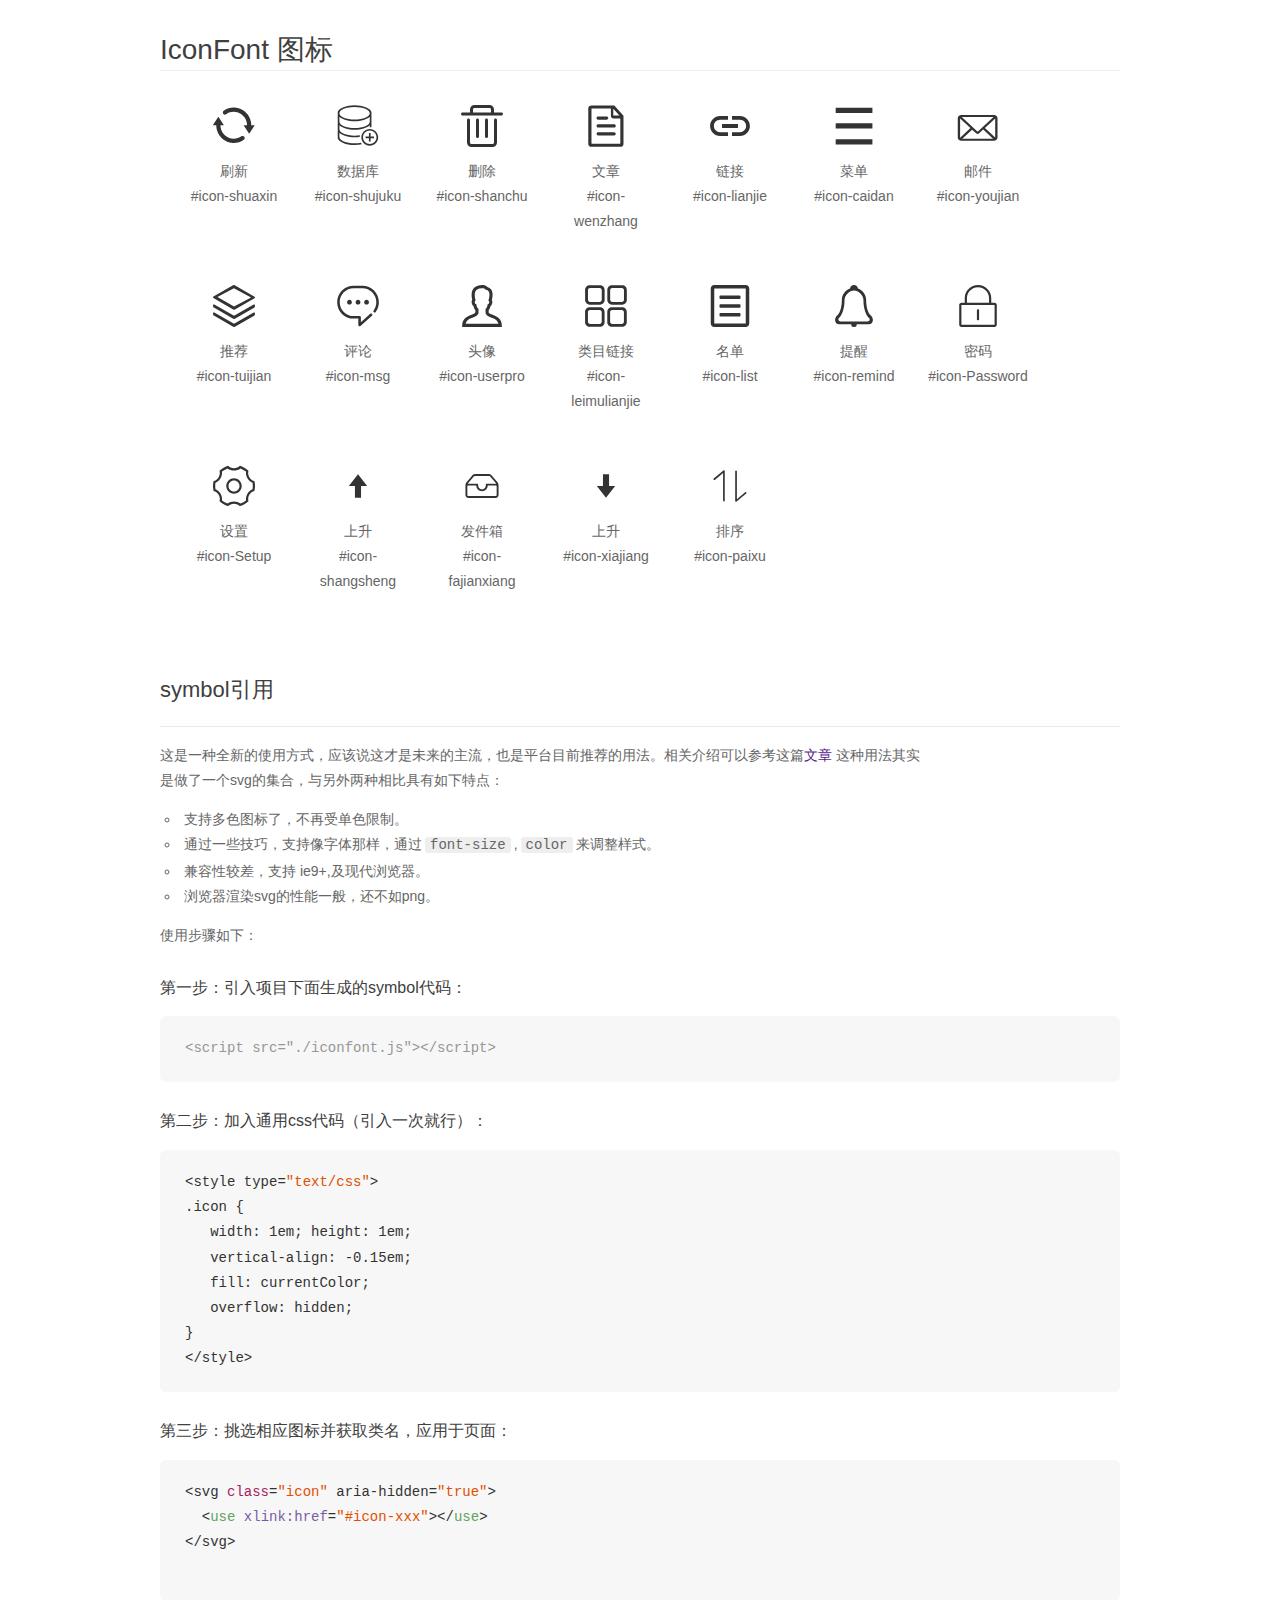
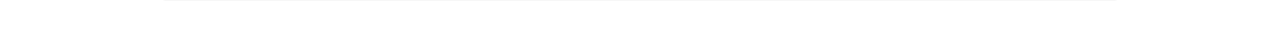
<file: src/main/resources/static/assert/fonts/demo_symbol.html>
<!DOCTYPE html>
<html>
<head>
    <meta charset="utf-8"/>
    <title>IconFont</title>
    <link rel="stylesheet" href="demo.css">
    <script src="iconfont.js"></script>

    <style type="text/css">
        .icon {
          /* 通过设置 font-size 来改变图标大小 */
          width: 1em; height: 1em;
          /* 图标和文字相邻时，垂直对齐 */
          vertical-align: -0.15em;
          /* 通过设置 color 来改变 SVG 的颜色/fill */
          fill: currentColor;
          /* path 和 stroke 溢出 viewBox 部分在 IE 下会显示
             normalize.css 中也包含这行 */
          overflow: hidden;
        }

    </style>
</head>
<body>
    <div class="main markdown">
        <h1>IconFont 图标</h1>
        <ul class="icon_lists clear">
            
                <li>
                    <svg class="icon" aria-hidden="true">
                        <use xlink:href="#icon-shuaxin"></use>
                    </svg>
                    <div class="name">刷新</div>
                    <div class="fontclass">#icon-shuaxin</div>
                </li>
            
                <li>
                    <svg class="icon" aria-hidden="true">
                        <use xlink:href="#icon-shujuku"></use>
                    </svg>
                    <div class="name">数据库</div>
                    <div class="fontclass">#icon-shujuku</div>
                </li>
            
                <li>
                    <svg class="icon" aria-hidden="true">
                        <use xlink:href="#icon-shanchu"></use>
                    </svg>
                    <div class="name">删除</div>
                    <div class="fontclass">#icon-shanchu</div>
                </li>
            
                <li>
                    <svg class="icon" aria-hidden="true">
                        <use xlink:href="#icon-wenzhang"></use>
                    </svg>
                    <div class="name">文章</div>
                    <div class="fontclass">#icon-wenzhang</div>
                </li>
            
                <li>
                    <svg class="icon" aria-hidden="true">
                        <use xlink:href="#icon-lianjie"></use>
                    </svg>
                    <div class="name">链接</div>
                    <div class="fontclass">#icon-lianjie</div>
                </li>
            
                <li>
                    <svg class="icon" aria-hidden="true">
                        <use xlink:href="#icon-caidan"></use>
                    </svg>
                    <div class="name">菜单</div>
                    <div class="fontclass">#icon-caidan</div>
                </li>
            
                <li>
                    <svg class="icon" aria-hidden="true">
                        <use xlink:href="#icon-youjian"></use>
                    </svg>
                    <div class="name">邮件</div>
                    <div class="fontclass">#icon-youjian</div>
                </li>
            
                <li>
                    <svg class="icon" aria-hidden="true">
                        <use xlink:href="#icon-tuijian"></use>
                    </svg>
                    <div class="name">推荐</div>
                    <div class="fontclass">#icon-tuijian</div>
                </li>
            
                <li>
                    <svg class="icon" aria-hidden="true">
                        <use xlink:href="#icon-msg"></use>
                    </svg>
                    <div class="name">评论 </div>
                    <div class="fontclass">#icon-msg</div>
                </li>
            
                <li>
                    <svg class="icon" aria-hidden="true">
                        <use xlink:href="#icon-userpro"></use>
                    </svg>
                    <div class="name">头像</div>
                    <div class="fontclass">#icon-userpro</div>
                </li>
            
                <li>
                    <svg class="icon" aria-hidden="true">
                        <use xlink:href="#icon-leimulianjie"></use>
                    </svg>
                    <div class="name">类目链接</div>
                    <div class="fontclass">#icon-leimulianjie</div>
                </li>
            
                <li>
                    <svg class="icon" aria-hidden="true">
                        <use xlink:href="#icon-list"></use>
                    </svg>
                    <div class="name">名单</div>
                    <div class="fontclass">#icon-list</div>
                </li>
            
                <li>
                    <svg class="icon" aria-hidden="true">
                        <use xlink:href="#icon-remind"></use>
                    </svg>
                    <div class="name">提醒</div>
                    <div class="fontclass">#icon-remind</div>
                </li>
            
                <li>
                    <svg class="icon" aria-hidden="true">
                        <use xlink:href="#icon-Password"></use>
                    </svg>
                    <div class="name">密码</div>
                    <div class="fontclass">#icon-Password</div>
                </li>
            
                <li>
                    <svg class="icon" aria-hidden="true">
                        <use xlink:href="#icon-Setup"></use>
                    </svg>
                    <div class="name">设置</div>
                    <div class="fontclass">#icon-Setup</div>
                </li>
            
                <li>
                    <svg class="icon" aria-hidden="true">
                        <use xlink:href="#icon-shangsheng"></use>
                    </svg>
                    <div class="name">上升</div>
                    <div class="fontclass">#icon-shangsheng</div>
                </li>
            
                <li>
                    <svg class="icon" aria-hidden="true">
                        <use xlink:href="#icon-fajianxiang"></use>
                    </svg>
                    <div class="name">发件箱</div>
                    <div class="fontclass">#icon-fajianxiang</div>
                </li>
            
                <li>
                    <svg class="icon" aria-hidden="true">
                        <use xlink:href="#icon-xiajiang"></use>
                    </svg>
                    <div class="name">上升</div>
                    <div class="fontclass">#icon-xiajiang</div>
                </li>
            
                <li>
                    <svg class="icon" aria-hidden="true">
                        <use xlink:href="#icon-paixu"></use>
                    </svg>
                    <div class="name">排序</div>
                    <div class="fontclass">#icon-paixu</div>
                </li>
            
        </ul>


        <h2 id="symbol-">symbol引用</h2>
        <hr>

        <p>这是一种全新的使用方式，应该说这才是未来的主流，也是平台目前推荐的用法。相关介绍可以参考这篇<a href="">文章</a>
        这种用法其实是做了一个svg的集合，与另外两种相比具有如下特点：</p>
        <ul>
          <li>支持多色图标了，不再受单色限制。</li>
          <li>通过一些技巧，支持像字体那样，通过<code>font-size</code>,<code>color</code>来调整样式。</li>
          <li>兼容性较差，支持 ie9+,及现代浏览器。</li>
          <li>浏览器渲染svg的性能一般，还不如png。</li>
        </ul>
        <p>使用步骤如下：</p>
        <h3 id="-symbol-">第一步：引入项目下面生成的symbol代码：</h3>
        <pre><code class="lang-js hljs javascript"><span class="hljs-comment">&lt;script src="./iconfont.js"&gt;&lt;/script&gt;</span></code></pre>
        <h3 id="-css-">第二步：加入通用css代码（引入一次就行）：</h3>
        <pre><code class="lang-js hljs javascript">&lt;style type=<span class="hljs-string">"text/css"</span>&gt;
.icon {
   width: <span class="hljs-number">1</span>em; height: <span class="hljs-number">1</span>em;
   vertical-align: <span class="hljs-number">-0.15</span>em;
   fill: currentColor;
   overflow: hidden;
}
&lt;<span class="hljs-regexp">/style&gt;</span></code></pre>
        <h3 id="-">第三步：挑选相应图标并获取类名，应用于页面：</h3>
        <pre><code class="lang-js hljs javascript">&lt;svg <span class="hljs-class"><span class="hljs-keyword">class</span></span>=<span class="hljs-string">"icon"</span> aria-hidden=<span class="hljs-string">"true"</span>&gt;<span class="xml"><span class="hljs-tag">
  &lt;<span class="hljs-name">use</span> <span class="hljs-attr">xlink:href</span>=<span class="hljs-string">"#icon-xxx"</span>&gt;</span><span class="hljs-tag">&lt;/<span class="hljs-name">use</span>&gt;</span>
</span>&lt;<span class="hljs-regexp">/svg&gt;
        </span></code></pre>
    </div>
</body>
</html>
</file>
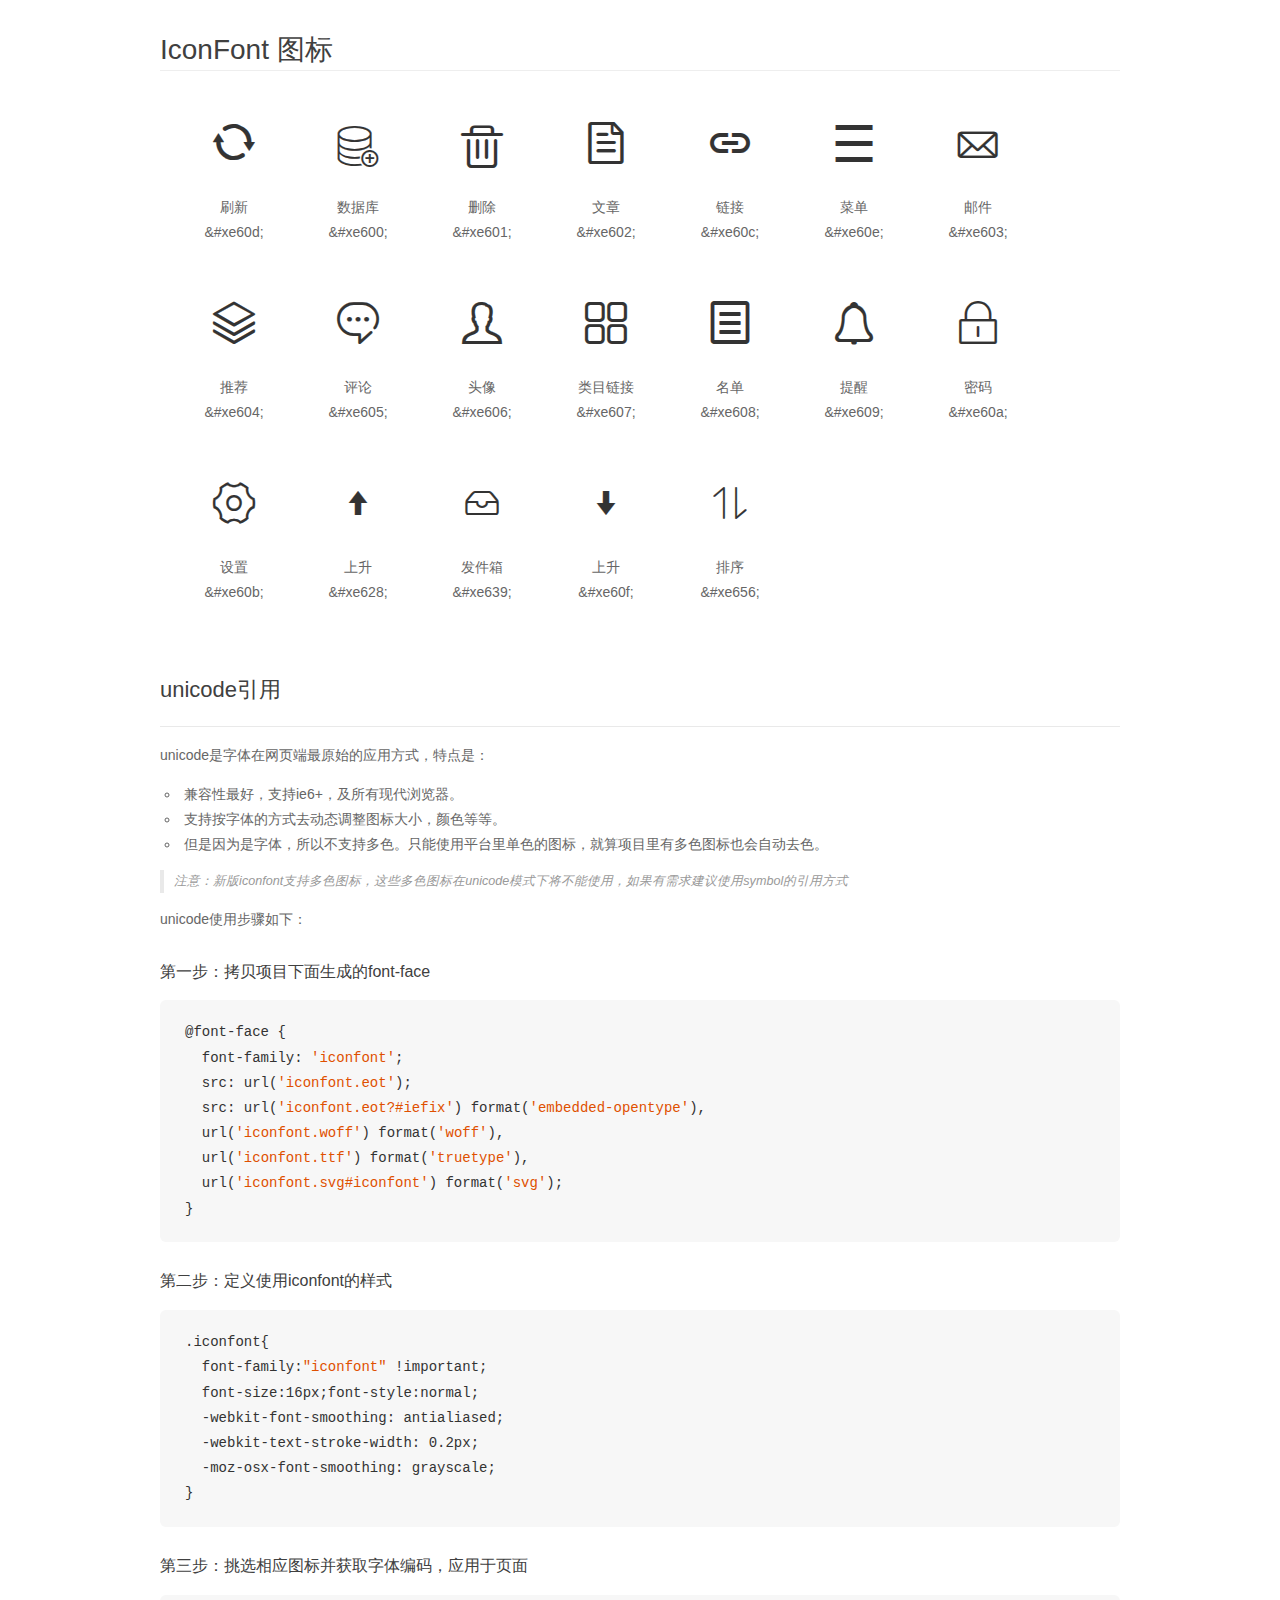
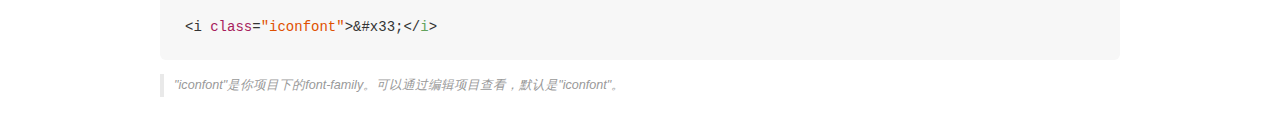
<file: src/main/resources/static/assert/fonts/demo_unicode.html>
<!DOCTYPE html>
<html>
<head>
    <meta charset="utf-8"/>
    <title>IconFont</title>
    <link rel="stylesheet" href="demo.css">

    <style type="text/css">

        @font-face {font-family: "iconfont";
          src: url('iconfont.eot'); /* IE9*/
          src: url('iconfont.eot#iefix') format('embedded-opentype'), /* IE6-IE8 */
          url('iconfont.woff') format('woff'), /* chrome, firefox */
          url('iconfont.ttf') format('truetype'), /* chrome, firefox, opera, Safari, Android, iOS 4.2+*/
          url('iconfont.svg#iconfont') format('svg'); /* iOS 4.1- */
        }

        .iconfont {
          font-family:"iconfont" !important;
          font-size:16px;
          font-style:normal;
          -webkit-font-smoothing: antialiased;
          -webkit-text-stroke-width: 0.2px;
          -moz-osx-font-smoothing: grayscale;
        }

    </style>
</head>
<body>
    <div class="main markdown">
        <h1>IconFont 图标</h1>
        <ul class="icon_lists clear">
            
                <li>
                <i class="icon iconfont">&#xe60d;</i>
                    <div class="name">刷新</div>
                    <div class="code">&amp;#xe60d;</div>
                </li>
            
                <li>
                <i class="icon iconfont">&#xe600;</i>
                    <div class="name">数据库</div>
                    <div class="code">&amp;#xe600;</div>
                </li>
            
                <li>
                <i class="icon iconfont">&#xe601;</i>
                    <div class="name">删除</div>
                    <div class="code">&amp;#xe601;</div>
                </li>
            
                <li>
                <i class="icon iconfont">&#xe602;</i>
                    <div class="name">文章</div>
                    <div class="code">&amp;#xe602;</div>
                </li>
            
                <li>
                <i class="icon iconfont">&#xe60c;</i>
                    <div class="name">链接</div>
                    <div class="code">&amp;#xe60c;</div>
                </li>
            
                <li>
                <i class="icon iconfont">&#xe60e;</i>
                    <div class="name">菜单</div>
                    <div class="code">&amp;#xe60e;</div>
                </li>
            
                <li>
                <i class="icon iconfont">&#xe603;</i>
                    <div class="name">邮件</div>
                    <div class="code">&amp;#xe603;</div>
                </li>
            
                <li>
                <i class="icon iconfont">&#xe604;</i>
                    <div class="name">推荐</div>
                    <div class="code">&amp;#xe604;</div>
                </li>
            
                <li>
                <i class="icon iconfont">&#xe605;</i>
                    <div class="name">评论 </div>
                    <div class="code">&amp;#xe605;</div>
                </li>
            
                <li>
                <i class="icon iconfont">&#xe606;</i>
                    <div class="name">头像</div>
                    <div class="code">&amp;#xe606;</div>
                </li>
            
                <li>
                <i class="icon iconfont">&#xe607;</i>
                    <div class="name">类目链接</div>
                    <div class="code">&amp;#xe607;</div>
                </li>
            
                <li>
                <i class="icon iconfont">&#xe608;</i>
                    <div class="name">名单</div>
                    <div class="code">&amp;#xe608;</div>
                </li>
            
                <li>
                <i class="icon iconfont">&#xe609;</i>
                    <div class="name">提醒</div>
                    <div class="code">&amp;#xe609;</div>
                </li>
            
                <li>
                <i class="icon iconfont">&#xe60a;</i>
                    <div class="name">密码</div>
                    <div class="code">&amp;#xe60a;</div>
                </li>
            
                <li>
                <i class="icon iconfont">&#xe60b;</i>
                    <div class="name">设置</div>
                    <div class="code">&amp;#xe60b;</div>
                </li>
            
                <li>
                <i class="icon iconfont">&#xe628;</i>
                    <div class="name">上升</div>
                    <div class="code">&amp;#xe628;</div>
                </li>
            
                <li>
                <i class="icon iconfont">&#xe639;</i>
                    <div class="name">发件箱</div>
                    <div class="code">&amp;#xe639;</div>
                </li>
            
                <li>
                <i class="icon iconfont">&#xe60f;</i>
                    <div class="name">上升</div>
                    <div class="code">&amp;#xe60f;</div>
                </li>
            
                <li>
                <i class="icon iconfont">&#xe656;</i>
                    <div class="name">排序</div>
                    <div class="code">&amp;#xe656;</div>
                </li>
            
        </ul>
        <h2 id="unicode-">unicode引用</h2>
        <hr>

        <p>unicode是字体在网页端最原始的应用方式，特点是：</p>
        <ul>
        <li>兼容性最好，支持ie6+，及所有现代浏览器。</li>
        <li>支持按字体的方式去动态调整图标大小，颜色等等。</li>
        <li>但是因为是字体，所以不支持多色。只能使用平台里单色的图标，就算项目里有多色图标也会自动去色。</li>
        </ul>
        <blockquote>
        <p>注意：新版iconfont支持多色图标，这些多色图标在unicode模式下将不能使用，如果有需求建议使用symbol的引用方式</p>
        </blockquote>
        <p>unicode使用步骤如下：</p>
        <h3 id="-font-face">第一步：拷贝项目下面生成的font-face</h3>
        <pre><code class="lang-js hljs javascript">@font-face {
  font-family: <span class="hljs-string">'iconfont'</span>;
  src: url(<span class="hljs-string">'iconfont.eot'</span>);
  src: url(<span class="hljs-string">'iconfont.eot?#iefix'</span>) format(<span class="hljs-string">'embedded-opentype'</span>),
  url(<span class="hljs-string">'iconfont.woff'</span>) format(<span class="hljs-string">'woff'</span>),
  url(<span class="hljs-string">'iconfont.ttf'</span>) format(<span class="hljs-string">'truetype'</span>),
  url(<span class="hljs-string">'iconfont.svg#iconfont'</span>) format(<span class="hljs-string">'svg'</span>);
}
</code></pre>
        <h3 id="-iconfont-">第二步：定义使用iconfont的样式</h3>
        <pre><code class="lang-js hljs javascript">.iconfont{
  font-family:<span class="hljs-string">"iconfont"</span> !important;
  font-size:<span class="hljs-number">16</span>px;font-style:normal;
  -webkit-font-smoothing: antialiased;
  -webkit-text-stroke-width: <span class="hljs-number">0.2</span>px;
  -moz-osx-font-smoothing: grayscale;
}
</code></pre>
        <h3 id="-">第三步：挑选相应图标并获取字体编码，应用于页面</h3>
        <pre><code class="lang-js hljs javascript">&lt;i <span class="hljs-class"><span class="hljs-keyword">class</span></span>=<span class="hljs-string">"iconfont"</span>&gt;&amp;#x33;<span class="xml"><span class="hljs-tag">&lt;/<span class="hljs-name">i</span>&gt;</span></span></code></pre>

        <blockquote>
        <p>"iconfont"是你项目下的font-family。可以通过编辑项目查看，默认是"iconfont"。</p>
        </blockquote>
    </div>


</body>
</html>
</file>
<file: src/main/resources/static/assert/fonts/iconfont.css>
@font-face {font-family: "iconfont";
  src: url('iconfont.eot?t=1490337422326'); /* IE9*/
  src: url('iconfont.eot?t=1490337422326#iefix') format('embedded-opentype'), /* IE6-IE8 */
  url('iconfont.woff?t=1490337422326') format('woff'), /* chrome, firefox */
  url('iconfont.ttf?t=1490337422326') format('truetype'), /* chrome, firefox, opera, Safari, Android, iOS 4.2+*/
  url('iconfont.svg?t=1490337422326#iconfont') format('svg'); /* iOS 4.1- */
}

.iconfont {
  font-family:"iconfont" !important;
  font-size:16px;
  font-style:normal;
  -webkit-font-smoothing: antialiased;
  -moz-osx-font-smoothing: grayscale;
}

.icon-shuaxin:before { content: "\e60d"; }

.icon-shujuku:before { content: "\e600"; }

.icon-shanchu:before { content: "\e601"; }

.icon-wenzhang:before { content: "\e602"; }

.icon-lianjie:before { content: "\e60c"; }

.icon-caidan:before { content: "\e60e"; }

.icon-youjian:before { content: "\e603"; }

.icon-tuijian:before { content: "\e604"; }

.icon-msg:before { content: "\e605"; }

.icon-userpro:before { content: "\e606"; }

.icon-leimulianjie:before { content: "\e607"; }

.icon-list:before { content: "\e608"; }

.icon-remind:before { content: "\e609"; }

.icon-Password:before { content: "\e60a"; }

.icon-Setup:before { content: "\e60b"; }

.icon-shangsheng:before { content: "\e628"; }

.icon-fajianxiang:before { content: "\e639"; }

.icon-xiajiang:before { content: "\e60f"; }

.icon-paixu:before { content: "\e656"; }
</file>
<file: src/main/resources/static/assert/fonts/demo.css>
*{margin: 0;padding: 0;list-style: none;}
/*
KISSY CSS Reset
理念：1. reset 的目的不是清除浏览器的默认样式，这仅是部分工作。清除和重置是紧密不可分的。
2. reset 的目的不是让默认样式在所有浏览器下一致，而是减少默认样式有可能带来的问题。
3. reset 期望提供一套普适通用的基础样式。但没有银弹，推荐根据具体需求，裁剪和修改后再使用。
特色：1. 适应中文；2. 基于最新主流浏览器。
维护：玉伯<lifesinger@gmail.com>, 正淳<ragecarrier@gmail.com>
 */

/** 清除内外边距 **/
body, h1, h2, h3, h4, h5, h6, hr, p, blockquote, /* structural elements 结构元素 */
dl, dt, dd, ul, ol, li, /* list elements 列表元素 */
pre, /* text formatting elements 文本格式元素 */
form, fieldset, legend, button, input, textarea, /* form elements 表单元素 */
th, td /* table elements 表格元素 */ {
  margin: 0;
  padding: 0;
}

/** 设置默认字体 **/
body,
button, input, select, textarea /* for ie */ {
  font: 12px/1.5 tahoma, arial, \5b8b\4f53, sans-serif;
}
h1, h2, h3, h4, h5, h6 { font-size: 100%; }
address, cite, dfn, em, var { font-style: normal; } /* 将斜体扶正 */
code, kbd, pre, samp { font-family: courier new, courier, monospace; } /* 统一等宽字体 */
small { font-size: 12px; } /* 小于 12px 的中文很难阅读，让 small 正常化 */

/** 重置列表元素 **/
ul, ol { list-style: none; }

/** 重置文本格式元素 **/
a { text-decoration: none; }
a:hover { text-decoration: underline; }


/** 重置表单元素 **/
legend { color: #000; } /* for ie6 */
fieldset, img { border: 0; } /* img 搭车：让链接里的 img 无边框 */
button, input, select, textarea { font-size: 100%; } /* 使得表单元素在 ie 下能继承字体大小 */
/* 注：optgroup 无法扶正 */

/** 重置表格元素 **/
table { border-collapse: collapse; border-spacing: 0; }

/* 清除浮动 */
.ks-clear:after, .clear:after {
  content: '\20';
  display: block;
  height: 0;
  clear: both;
}
.ks-clear, .clear {
  *zoom: 1;
}

.main {
  padding: 30px 100px;
width: 960px;
margin: 0 auto;
}
.main h1{font-size:36px; color:#333; text-align:left;margin-bottom:30px; border-bottom: 1px solid #eee;}

.helps{margin-top:40px;}
.helps pre{
  padding:20px;
  margin:10px 0;
  border:solid 1px #e7e1cd;
  background-color: #fffdef;
  overflow: auto;
}

.icon_lists{
  width: 100% !important;

}

.icon_lists li{
  float:left;
  width: 100px;
  height:180px;
  text-align: center;
  list-style: none !important;
}
.icon_lists .icon{
  font-size: 42px;
  line-height: 100px;
  margin: 10px 0;
  color:#333;
  -webkit-transition: font-size 0.25s ease-out 0s;
  -moz-transition: font-size 0.25s ease-out 0s;
  transition: font-size 0.25s ease-out 0s;

}
.icon_lists .icon:hover{
  font-size: 100px;
}



.markdown {
  color: #666;
  font-size: 14px;
  line-height: 1.8;
}

.highlight {
  line-height: 1.5;
}

.markdown img {
  vertical-align: middle;
  max-width: 100%;
}

.markdown h1 {
  color: #404040;
  font-weight: 500;
  line-height: 40px;
  margin-bottom: 24px;
}

.markdown h2,
.markdown h3,
.markdown h4,
.markdown h5,
.markdown h6 {
  color: #404040;
  margin: 1.6em 0 0.6em 0;
  font-weight: 500;
  clear: both;
}

.markdown h1 {
  font-size: 28px;
}

.markdown h2 {
  font-size: 22px;
}

.markdown h3 {
  font-size: 16px;
}

.markdown h4 {
  font-size: 14px;
}

.markdown h5 {
  font-size: 12px;
}

.markdown h6 {
  font-size: 12px;
}

.markdown hr {
  height: 1px;
  border: 0;
  background: #e9e9e9;
  margin: 16px 0;
  clear: both;
}

.markdown p,
.markdown pre {
  margin: 1em 0;
}

.markdown > p,
.markdown > blockquote,
.markdown > .highlight,
.markdown > ol,
.markdown > ul {
  width: 80%;
}

.markdown ul > li {
  list-style: circle;
}

.markdown > ul li,
.markdown blockquote ul > li {
  margin-left: 20px;
  padding-left: 4px;
}

.markdown > ul li p,
.markdown > ol li p {
  margin: 0.6em 0;
}

.markdown ol > li {
  list-style: decimal;
}

.markdown > ol li,
.markdown blockquote ol > li {
  margin-left: 20px;
  padding-left: 4px;
}

.markdown code {
  margin: 0 3px;
  padding: 0 5px;
  background: #eee;
  border-radius: 3px;
}

.markdown pre {
  border-radius: 6px;
  background: #f7f7f7;
  padding: 20px;
}

.markdown pre code {
  border: none;
  background: #f7f7f7;
  margin: 0;
}

.markdown strong,
.markdown b {
  font-weight: 600;
}

.markdown > table {
  border-collapse: collapse;
  border-spacing: 0px;
  empty-cells: show;
  border: 1px solid #e9e9e9;
  width: 95%;
  margin-bottom: 24px;
}

.markdown > table th {
  white-space: nowrap;
  color: #333;
  font-weight: 600;

}

.markdown > table th,
.markdown > table td {
  border: 1px solid #e9e9e9;
  padding: 8px 16px;
  text-align: left;
}

.markdown > table th {
  background: #F7F7F7;
}

.markdown blockquote {
  font-size: 90%;
  color: #999;
  border-left: 4px solid #e9e9e9;
  padding-left: 0.8em;
  margin: 1em 0;
  font-style: italic;
}

.markdown blockquote p {
  margin: 0;
}

.markdown .anchor {
  opacity: 0;
  transition: opacity 0.3s ease;
  margin-left: 8px;
}

.markdown .waiting {
  color: #ccc;
}

.markdown h1:hover .anchor,
.markdown h2:hover .anchor,
.markdown h3:hover .anchor,
.markdown h4:hover .anchor,
.markdown h5:hover .anchor,
.markdown h6:hover .anchor {
  opacity: 1;
  display: inline-block;
}

.markdown > br,
.markdown > p > br {
  clear: both;
}


.hljs {
  display: block;
  background: white;
  padding: 0.5em;
  color: #333333;
  overflow-x: auto;
}

.hljs-comment,
.hljs-meta {
  color: #969896;
}

.hljs-string,
.hljs-variable,
.hljs-template-variable,
.hljs-strong,
.hljs-emphasis,
.hljs-quote {
  color: #df5000;
}

.hljs-keyword,
.hljs-selector-tag,
.hljs-type {
  color: #a71d5d;
}

.hljs-literal,
.hljs-symbol,
.hljs-bullet,
.hljs-attribute {
  color: #0086b3;
}

.hljs-section,
.hljs-name {
  color: #63a35c;
}

.hljs-tag {
  color: #333333;
}

.hljs-title,
.hljs-attr,
.hljs-selector-id,
.hljs-selector-class,
.hljs-selector-attr,
.hljs-selector-pseudo {
  color: #795da3;
}

.hljs-addition {
  color: #55a532;
  background-color: #eaffea;
}

.hljs-deletion {
  color: #bd2c00;
  background-color: #ffecec;
}

.hljs-link {
  text-decoration: underline;
}

pre{
  background: #fff;
}
</file>
